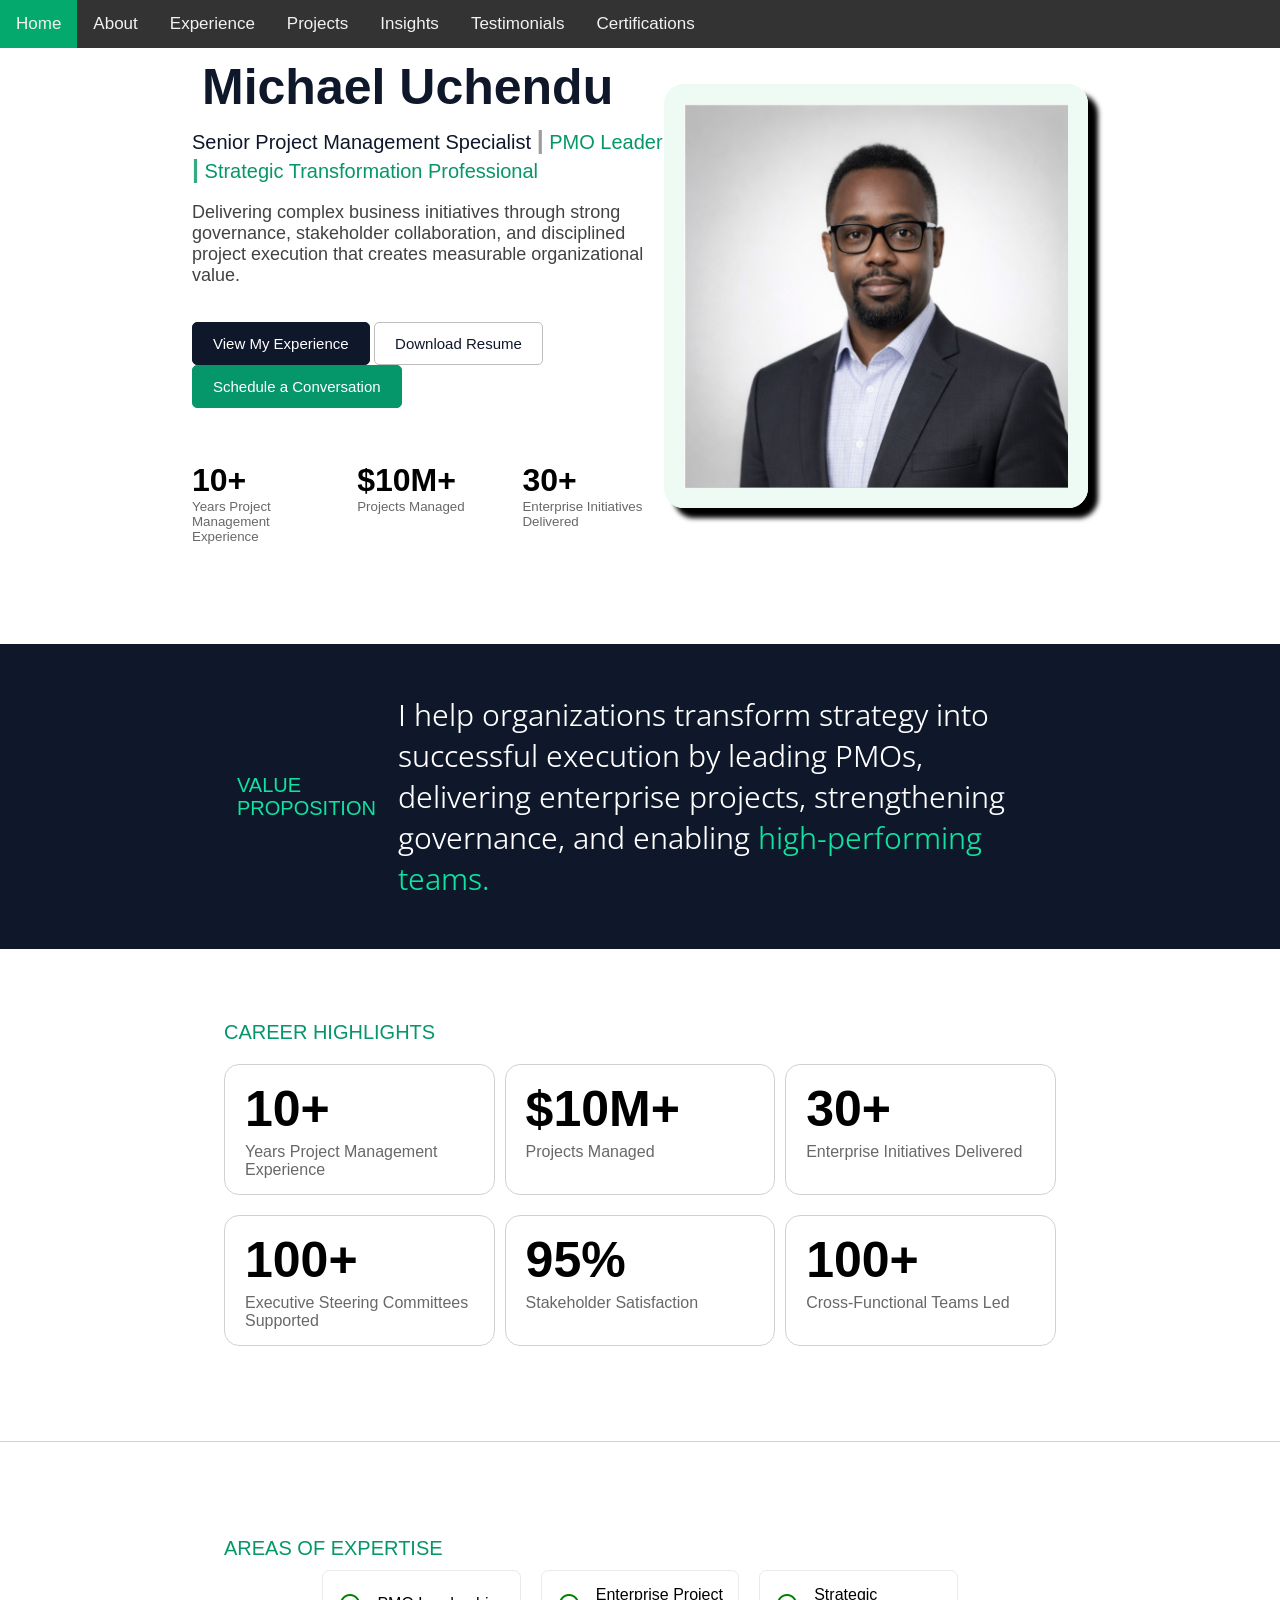
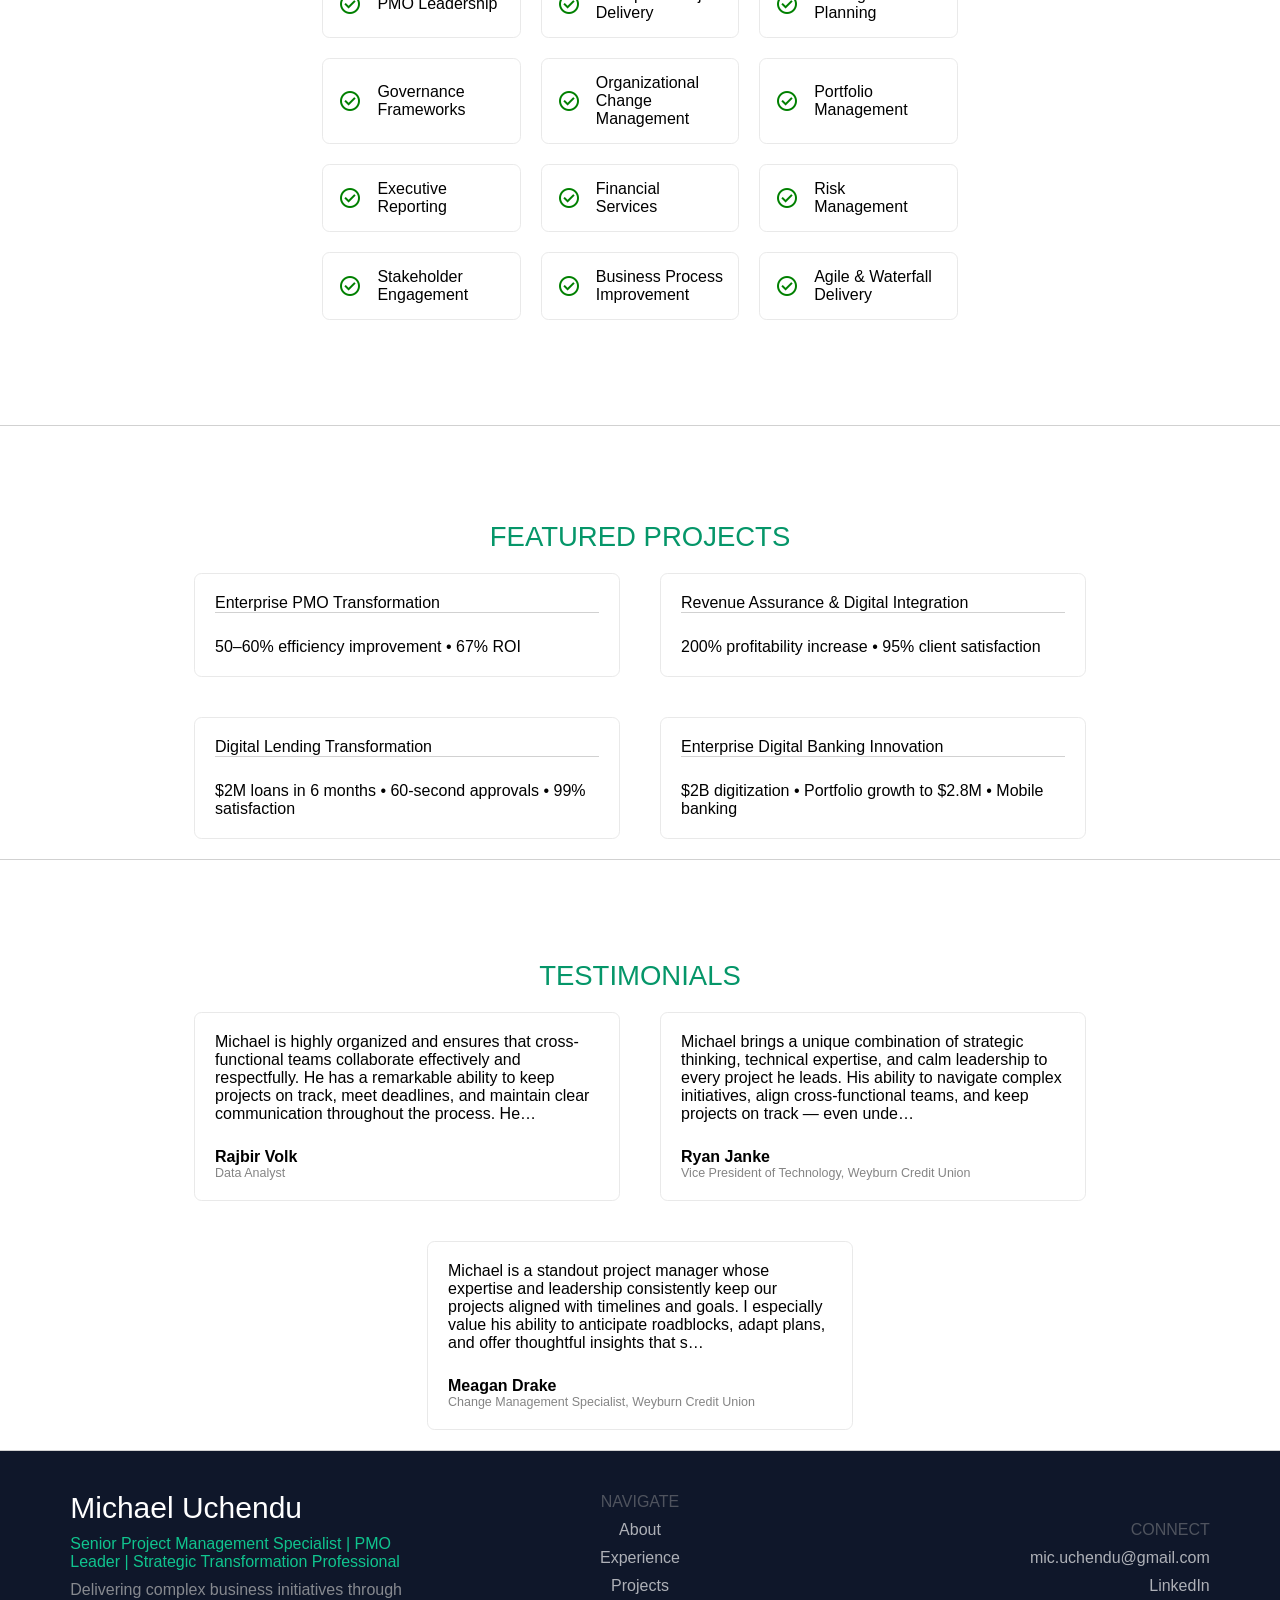
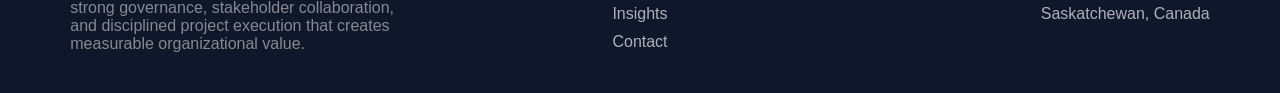
<file: index.html>
<!DOCTYPE html>
<html lang="en">
<head>
    <meta charset="UTF-8">
    <meta name="viewport" content="width=device-width, initial-scale=1.0">
    <title>Michael Uchendu</title>
    <link rel="stylesheet" href="styles.css">

        <link rel="preconnect" href="https://fonts.googleapis.com">
        <link rel="preconnect" href="https://fonts.gstatic.com" crossorigin>
        <link rel="preconnect" href="https://fonts.googleapis.com">
<link rel="preconnect" href="https://fonts.gstatic.com" crossorigin>
<link rel="stylesheet" href="https://fonts.googleapis.com/css2?family=Material+Symbols+Outlined:opsz,wght,FILL,GRAD@20..48,100..700,0..1,-50..200&icon_names=check_circle" />
<link href="https://fonts.googleapis.com/css2?family=Montserrat:ital,wght@0,100..900;1,100..900&family=Open+Sans:ital,wght@0,300..800;1,300..800&display=swap" rel="stylesheet">

</head>
<body>
    <script src="script.js"></script>
    <!-- <header class="header">
       <div style="width:65%; display:flex; justify-content:space-between;">
        <span style="color:rgb(15, 23, 42);"><b>Michael Uchendu</b></span>
        <span class="toReplace" style="color:rgb(5, 150, 105);">Home</span>
        <span class="toReplace">About</span>
        <span class="toReplace">Experience</span>
        <span class="toReplace">Projects</span>
        <span class="toReplace">Insights</span>
        <span class="toReplace">Testimonials</span>
        <span class="toReplace">Certifications</span>
       </div>
    </header> -->

<div class="topnav" id="myTopnav">
  <a href="index.html" class="active">Home</a>
  <a href="about.html">About</a>
  <a href="experience.html">Experience</a>
  <a href="projects.html">Projects</a>
  <a href="insights.html">Insights</a>
  <a href="testimonials.html">Testimonials</a>
  <a href="certifications.html">Certifications</a>
  <!-- <div class="dropdown">
    <button class="dropbtn">Contact 
      <i class="fa fa-caret-down"></i>
    </button>
    <div class="dropdown-content">
      <a href="mailto:mic.uchendu@gmail.com">mic.uchendu@gmail.com</a>
      <a href="https://www.linkedin.com/in/michael-uchendu-pmp%C2%AE-csm-prosci-certified-23919583/">LinkedIn</a>
    </div>
  </div>  -->
  <a href="javascript:void(0);" style="font-size:15px;" class="icon" onclick="myFunction()">&#9776;</a>
</div>

  <!-- <div style="display:flex; justify-content:center; width:100%;"> -->
<div style="width:100%; display:flex; justify-content:center; position: relative; top:0;">
  <div style="display:flex; width:100%; justify-content:center; width:100%; flex-direction:row; flex-wrap:wrap; width:70%;">
    <div id="hero">
       <div>
        <span id="leadS"><b style="color:rgb(5, 150, 105);">•</b> PMO LEADER • STRATEGIC TRANSFORMATION</span>
        <b style="color:rgb(15, 23, 42); font-size:50px; display:block; margin:10px;">Michael Uchendu</b>
        <span style="font-size:20px; color:rgb(5, 150, 105);"><span style="color:rgb(15, 23, 42);">Senior Project Management Specialist </span><b style="color:rgb(158, 158, 158); font-size:25px;">|</b> PMO Leader <b style="font-size:25px; color:rgba(5, 150, 104, 0.808)">|</b> Strategic Transformation Professional</span>
        
        <br><br>

        <span style="color:rgb(66, 66, 66); font-size:18px;">Delivering complex business initiatives through strong governance, stakeholder collaboration, and disciplined project execution that creates measurable organizational value.</span>
        
        <br><br><br>

        <div id="startButtons"><button id="experience">View My Experience</button>
        <button id="resume">Download Resume</button>
        <button id="convo">Schedule a Conversation</button></div>

        <br><br><br>

        <div id="hero0">
        <span style="width:30%; display:flex; flex-direction:column;"><b>10+</b><span style="font-size:smaller; color:rgb(104, 104, 104);">Years Project Management Experience</span></span>
        <span style="width:30%; display:flex; flex-direction:column;"><b>$10M+</b><span style="font-size:smaller; color:rgb(104, 104, 104);">Projects Managed</span></span>
        <span style="width:30%; display:flex; flex-direction:column;"><b>30+</b><span style="font-size:smaller; color:rgb(104, 104, 104);">Enterprise Initiatives Delivered</span></span>
        </div>

        </div>

       <img src="self.png">
   </div>
  </div>
   <!-- </div> -->
</div>


<div id="propo">
   <div>
      <span>
        VALUE PROPOSITION
      </span>
    <p id="ihelp" style="width:80%;">I help organizations transform strategy into successful execution by leading PMOs, delivering enterprise projects, strengthening governance, and enabling <span style="color:rgb(16, 226, 160);">high-performing teams.</span></p>
   </div>
</div>

<br><br><br><br>

<div style="width:100%; display:flex; justify-content:center;">
<div id="CHcont">
    <span style="font-size:20px; width:100%; color:rgb(5, 150, 105);">CAREER HIGHLIGHTS</span>

    <!-- <div class="CHCC"> -->
    <div class="CH" id="CH1"><b>10+</b>Years Project Management Experience</div>
    <div class="CH" id="CH1"><b>$10M+</b>Projects Managed</div>
    <div class="CH" id="CH1"><b>30+</b>Enterprise Initiatives Delivered</div>
    <!-- </div> -->

    <!-- <div class="CHCC"> -->
    <div class="CH" id="CH2"><b>100+</b>Executive Steering Committees Supported</div>
    <div class="CH" id="CH2"><b>95%</b>Stakeholder Satisfaction</div>
    <div class="CH" id="CH2"><b>100+</b>Cross-Functional Teams Led</div>
    <!-- </div> -->

</div>

</div>


<div style="width:100%; display:flex; flex-direction:column; align-items:center; border-top:1px solid rgba(189, 189, 189, 0.685); border-bottom:1px solid rgba(189, 189, 189, 0.685); margin-top:95px; padding-top:95px; margin-bottom:95px; padding-bottom:95px;">
<div id="EPcont">
<span style="font-size:20px; width:100%; color:rgb(5, 150, 105);">AREAS OF EXPERTISE</span>
<!-- <div> -->
<div style="text-align:left;"><span class="material-symbols-outlined">check_circle</span>PMO Leadership</div>
<div style="text-align:left;"><span class="material-symbols-outlined">check_circle</span>Enterprise Project Delivery</div>
<div style="text-align:left;"><span class="material-symbols-outlined">check_circle</span>Strategic Planning</div>
<div style="text-align:left;"><span class="material-symbols-outlined">check_circle</span>Governance Frameworks</div>
<!-- </div> -->

<!-- <div> -->
<div style="text-align:left;"><span class="material-symbols-outlined">check_circle</span>Organizational Change Management</div>
<div style="text-align:left;"><span class="material-symbols-outlined">check_circle</span>Portfolio Management</div>
<div style="text-align:left;"><span class="material-symbols-outlined">check_circle</span>Executive Reporting</div>
<div style="text-align:left;"><span class="material-symbols-outlined">check_circle</span>Financial Services</div>
<!-- </div> -->

<!-- <div> -->
<div style="text-align:left;"><span class="material-symbols-outlined">check_circle</span>Risk Management</div>
<div style="text-align:left;"><span class="material-symbols-outlined">check_circle</span>Stakeholder Engagement</div>
<div style="text-align:left;"><span class="material-symbols-outlined">check_circle</span>Business Process Improvement</div>
<div style="text-align:left;"><span class="material-symbols-outlined">check_circle</span>Agile & Waterfall Delivery</div>
<!-- </div> -->

</div>
</div>

<div style="width:100%; display:flex; justify-content:center;"><span style="font-size:27.5px; width:100%; text-align:center; color:rgb(5, 150, 105);">FEATURED PROJECTS</span></div>
<div style="display:flex; justify-content:center; border-bottom:1px solid rgba(189, 189, 189, 0.685); flex-wrap:wrap; width:100%; justify-content:center; margin-bottom:100px;">


    <a href="" class="FP"><div style="border-bottom:1px solid rgba(189, 189, 189, 0.685); margin-bottom: 25px;">Enterprise PMO Transformation</div>50–60% efficiency improvement • 67% ROI</a>
    <a href="" class="FP"><div style="border-bottom:1px solid rgba(189, 189, 189, 0.685); margin-bottom: 25px;">Revenue Assurance & Digital Integration</div>200% profitability increase • 95% client satisfaction</a>
    <a href="" class="FP"><div style="border-bottom:1px solid rgba(189, 189, 189, 0.685); margin-bottom: 25px;">Digital Lending Transformation</div>$2M loans in 6 months • 60-second approvals • 99% satisfaction</a>
    <a href="" class="FP"><div style="border-bottom:1px solid rgba(189, 189, 189, 0.685); margin-bottom: 25px;">Enterprise Digital Banking Innovation</div>$2B digitization • Portfolio growth to $2.8M • Mobile banking</a>

</div>


<div style="width:100%; display:flex; justify-content:center;"><span style="font-size:27.5px; width:100%; text-align:center; color:rgb(5, 150, 105);">TESTIMONIALS</span></div>
<div style="display:flex; justify-content:center; border-bottom:1px solid rgba(189, 189, 189, 0.685); flex-wrap:wrap; width:100%; justify-content:center;">
    <a href="" class="FP" id="TM"><div style="margin-bottom: 25px;">Michael is highly organized and ensures that cross-functional teams collaborate effectively and respectfully. He has a remarkable ability to keep projects on track, meet deadlines, and maintain clear communication throughout the process. He…</div><span style="font-weight:600;">Rajbir Volk</span><span style="font-size:12.5px; color:rgba(99, 99, 99, 0.788);">Data Analyst</span></a>
    <a href="" class="FP" id="TM"><div style="margin-bottom: 25px;">Michael brings a unique combination of strategic thinking, technical expertise, and calm leadership to every project he leads. His ability to navigate complex initiatives, align cross-functional teams, and keep projects on track — even unde…</div><span style="font-weight:600;">Ryan Janke</span><span style="font-size:12.5px; color:rgba(99, 99, 99, 0.788);">Vice President of Technology, Weyburn Credit Union</span></a>
    <a href="" class="FP" id="TM"><div style="margin-bottom: 25px;">Michael is a standout project manager whose expertise and leadership consistently keep our projects aligned with timelines and goals. I especially value his ability to anticipate roadblocks, adapt plans, and offer thoughtful insights that s…</div><span style="font-weight:600;">Meagan Drake</span><span style="font-size:12.5px; color:rgba(99, 99, 99, 0.788);">Change Management Specialist, Weyburn Credit Union</span></a>

</div>

<div id="end" style="width:auto;">

<div id="end1">
   <span style="color:white; font-size:30px;">Michael Uchendu</span>
   <span style="color:rgba(16, 226, 159, 0.856);">Senior Project Management Specialist | PMO Leader | Strategic Transformation Professional</span>
   <span style="color:rgba(189, 189, 189, 0.685);">Delivering complex business initiatives through strong governance, stakeholder collaboration, and disciplined project execution that creates measurable organizational value.</span>
</div>

<div id="end2">
   <span style="color:rgba(160, 160, 160, 0.445)">NAVIGATE</span>
   <a style="color:rgba(255, 255, 255, 0.664); text-decoration:none;" href="about.html">About</a>
   <a style="color:rgba(255, 255, 255, 0.664); text-decoration:none;" href="experience.html">Experience</a>
   <a style="color:rgba(255, 255, 255, 0.664); text-decoration:none;" href="projects.html">Projects</a>
   <a style="color:rgba(255, 255, 255, 0.664); text-decoration:none;" href="insights.html">Insights</a>
   <a style="color:rgba(255, 255, 255, 0.664); text-decoration:none;" href="">Contact</a>
</div>

<div id="end3">
   <span style="color:rgba(160, 160, 160, 0.445)">CONNECT</span>
   <a style="color:rgba(255, 255, 255, 0.664); text-decoration:none;" href="mailto:mic.uchendu@gmail.com">mic.uchendu@gmail.com</a>
   <a style="color:rgba(255, 255, 255, 0.664); text-decoration:none;" href="https://www.linkedin.com/in/michael-uchendu-pmp%C2%AE-csm-prosci-certified-23919583/" target="_blank">LinkedIn</a>
   <span style="color:rgba(255, 255, 255, 0.664); text-decoration:none;">Saskatchewan, Canada</span>

</div>

</div>

</body>
</html>
</file>
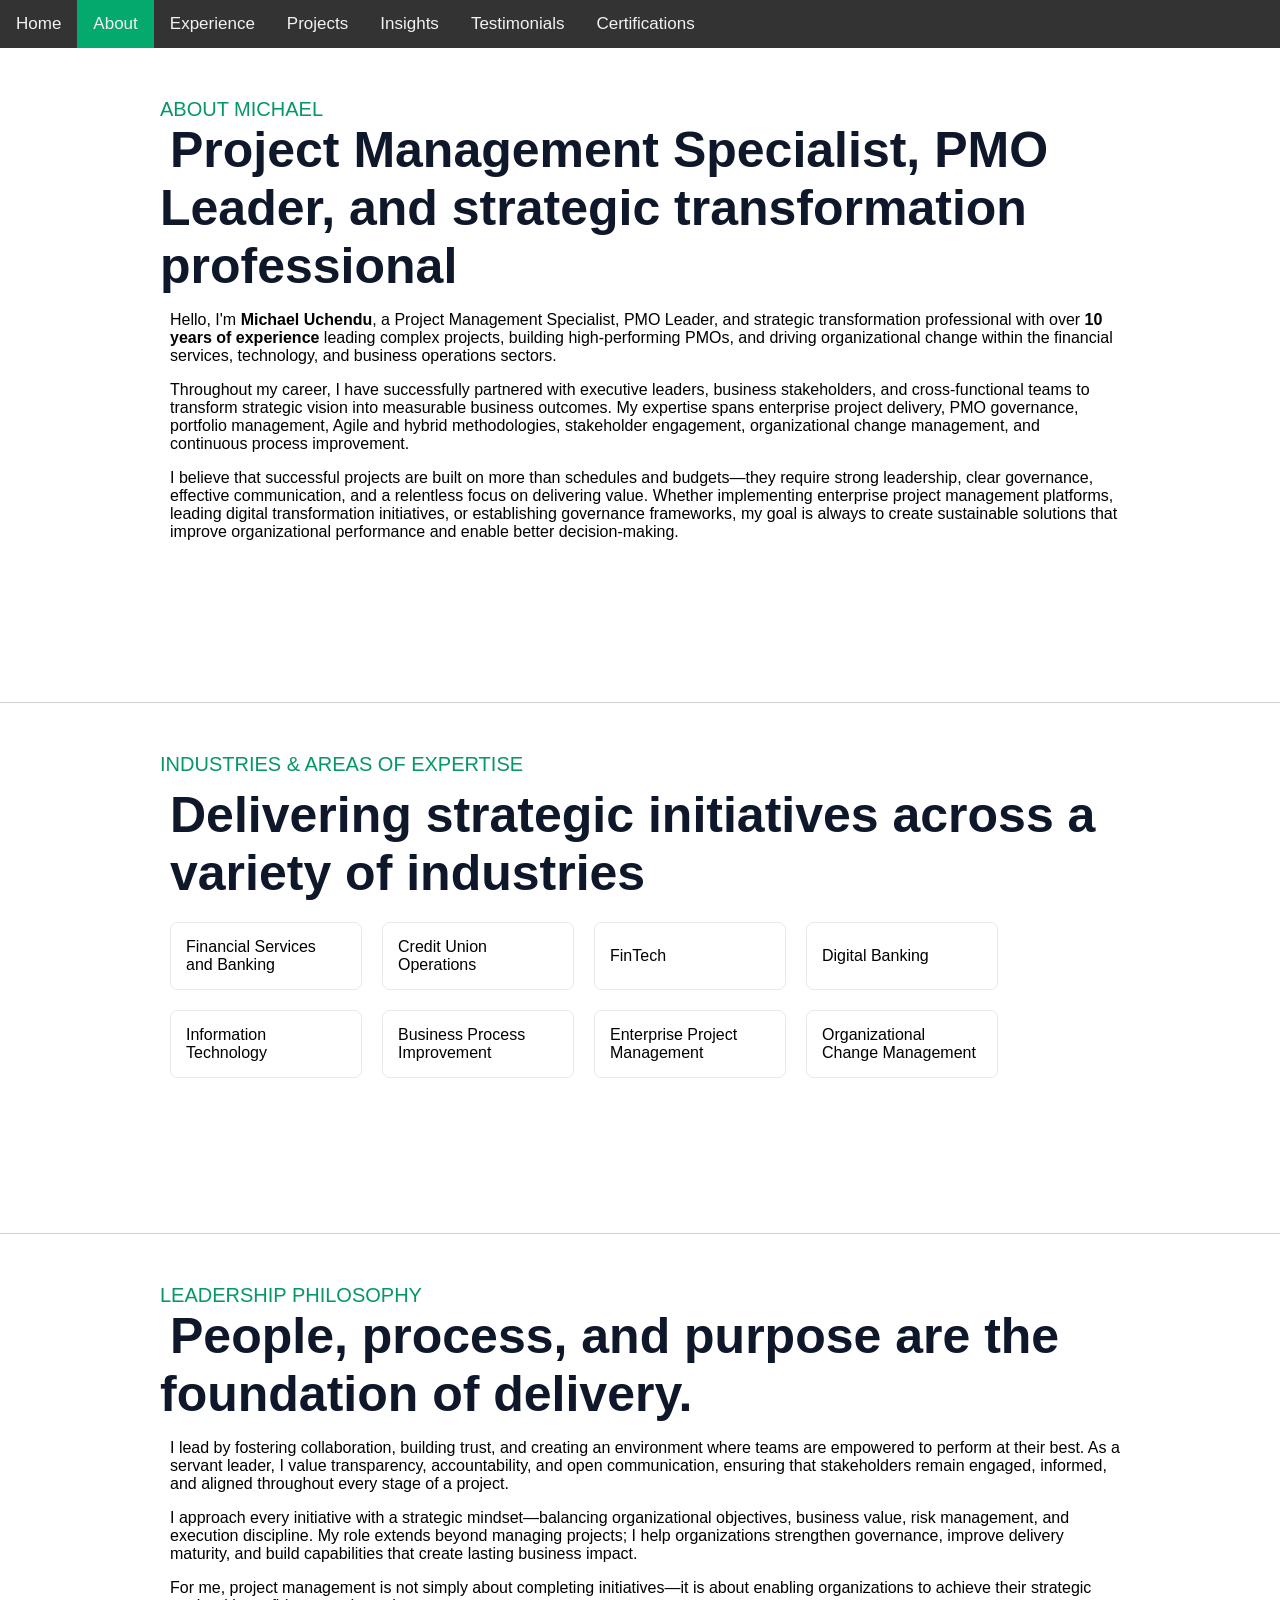
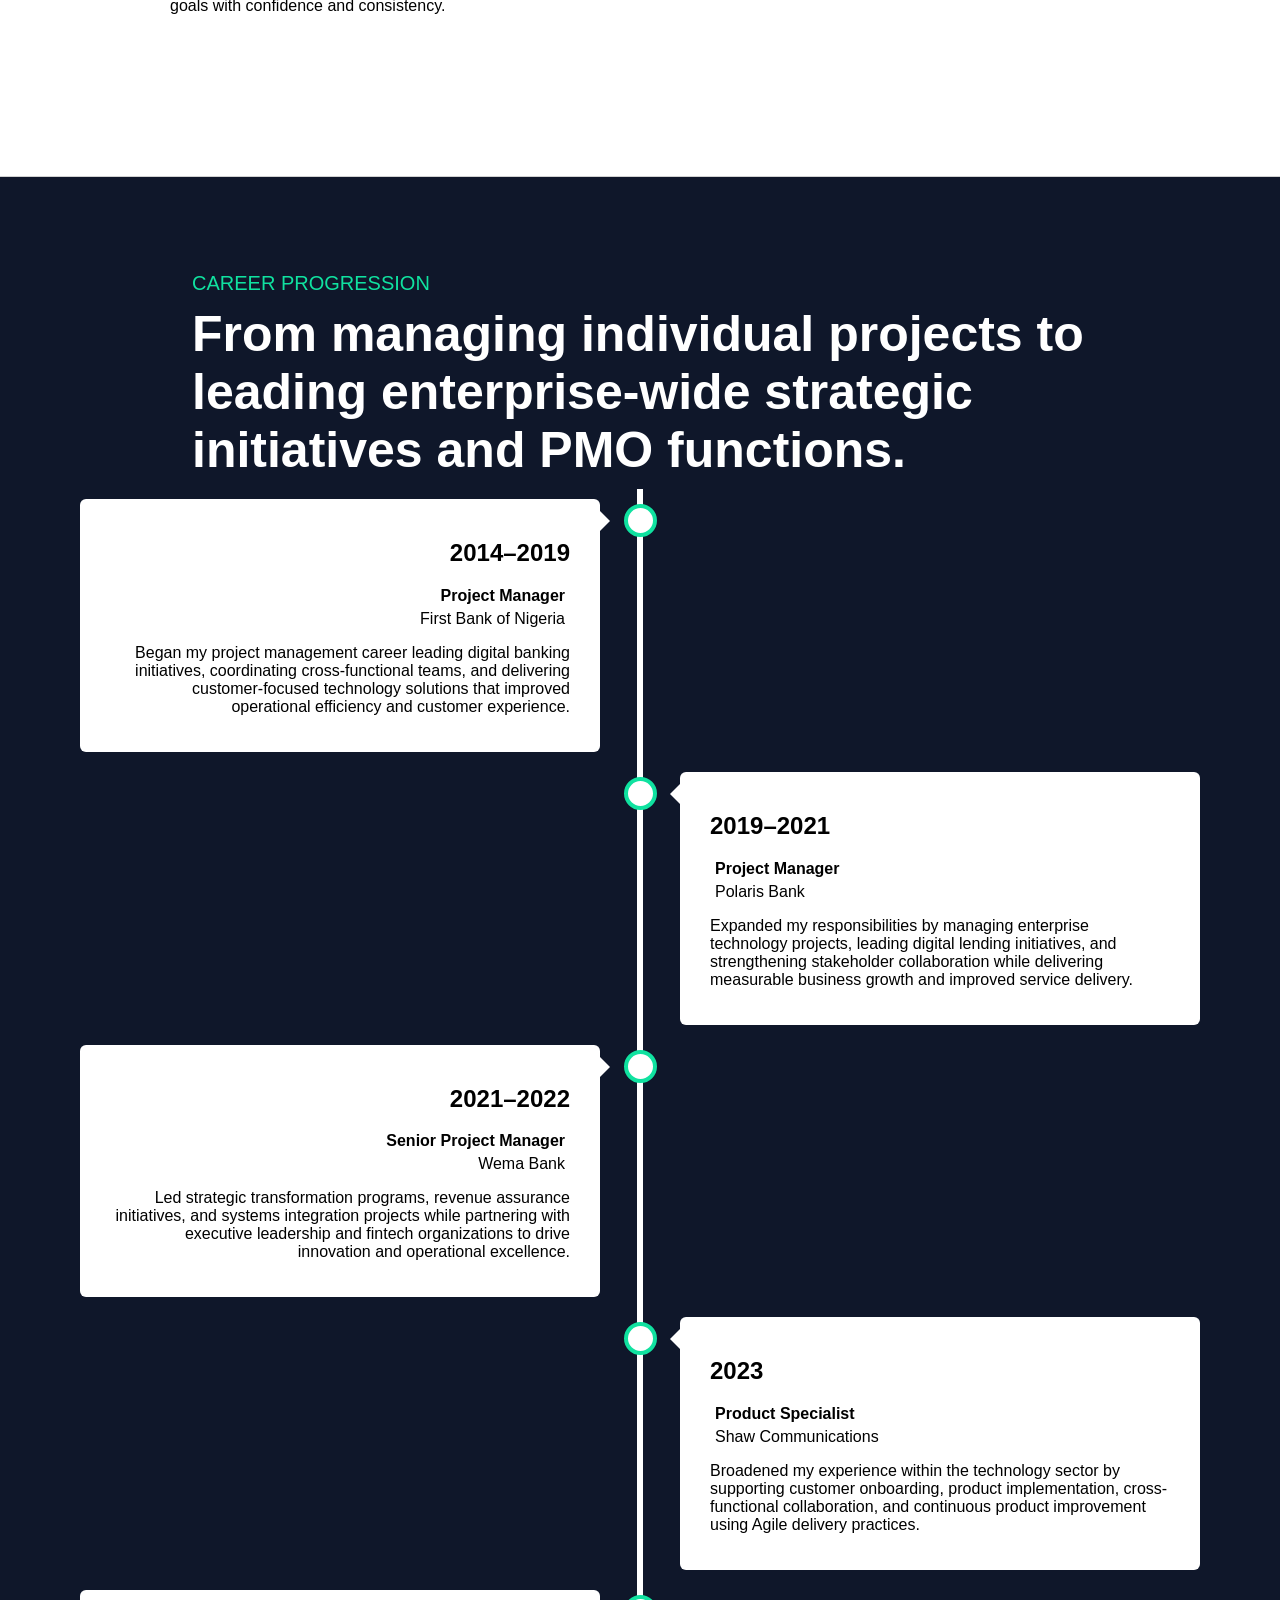
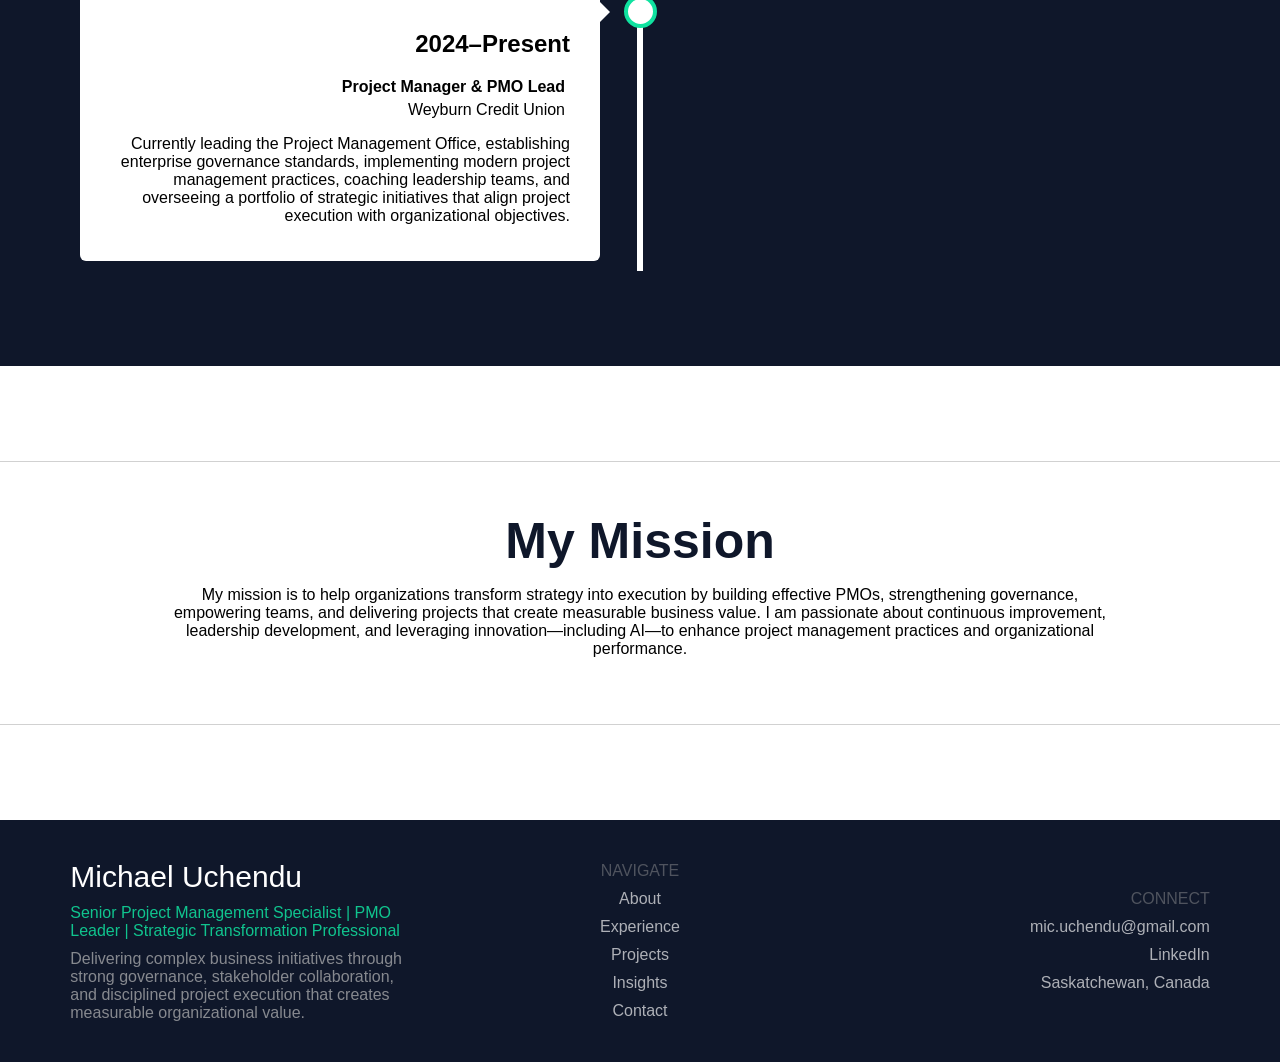
<file: about.html>
<!DOCTYPE html>
<html lang="en">
<head>
    <meta charset="UTF-8">
    <meta name="viewport" content="width=device-width, initial-scale=1.0">
    <title>About Michael</title>
        <link rel="stylesheet" href="styles.css">

        <link rel="preconnect" href="https://fonts.googleapis.com">
        <link rel="preconnect" href="https://fonts.gstatic.com" crossorigin>
        <link rel="preconnect" href="https://fonts.googleapis.com">
<link rel="preconnect" href="https://fonts.gstatic.com" crossorigin>
<link rel="stylesheet" href="https://fonts.googleapis.com/css2?family=Material+Symbols+Outlined:opsz,wght,FILL,GRAD@20..48,100..700,0..1,-50..200&icon_names=check_circle" />
<link href="https://fonts.googleapis.com/css2?family=Montserrat:ital,wght@0,100..900;1,100..900&family=Open+Sans:ital,wght@0,300..800;1,300..800&display=swap" rel="stylesheet">

<style>
.mission{
    width:55%;
}
    * {
  box-sizing: border-box;
}
@media (max-width:850px){
    @media (max-width:850px){
    *{
      text-align:center;
    }
    #IE > div{
      text-align: left;
    }
    #aboutPC{
      width:95%;
      margin-left:0;
      margin-right:0;
    }
    .abbSpec{
      width:100%;
    }
    
}
}
</style>

</head>



<body>
    <script src="script.js"></script>
    <div class="topnav" id="myTopnav">
  <a href="index.html">Home</a>
  <a href="about.html" class="active">About</a>
  <a href="experience.html">Experience</a>
  <a href="projects.html">Projects</a>
  <a href="insights.html">Insights</a>
  <a href="testimonials.html">Testimonials</a>
  <a href="certifications.html">Certifications</a>
  <!-- <div class="dropdown">
    <button class="dropbtn">Contact 
      <i class="fa fa-caret-down"></i>
    </button>
    <div class="dropdown-content">
      <a href="mailto:mic.uchendu@gmail.com">mic.uchendu@gmail.com</a>
      <a href="https://www.linkedin.com/in/michael-uchendu-pmp%C2%AE-csm-prosci-certified-23919583/">LinkedIn</a>
    </div>
  </div>  -->
  <a href="javascript:void(0);" style="font-size:15px;" class="icon" onclick="myFunction()">&#9776;</a>
</div>

<div style="display:flex; justify-content:center; border-bottom:1px solid rgba(189, 189, 189, 0.685);">
    <div id="aboutPC">
    <span style="font-size:20px; width:100%; color:rgb(5, 150, 105);" class="aboutGT">ABOUT MICHAEL</span>
    <b style="color:rgb(15, 23, 42); margin-left:10px;" class="aBB">Project Management Specialist, PMO Leader, and strategic transformation professional</b>

    <p style="margin-left:10px;">Hello, I'm <b>Michael Uchendu</b>, a Project Management Specialist, PMO Leader, and strategic transformation professional with over <b>10 years of experience</b> leading complex projects, building high-performing PMOs, and driving organizational change within the financial services, technology, and business operations sectors.</p>
    <p style="margin-left:10px;">Throughout my career, I have successfully partnered with executive leaders, business stakeholders, and cross-functional teams to transform strategic vision into measurable business outcomes. My expertise spans enterprise project delivery, PMO governance, portfolio management, Agile and hybrid methodologies, stakeholder engagement, organizational change management, and continuous process improvement.</p>
    <p style="margin-left:10px;">I believe that successful projects are built on more than schedules and budgets—they require strong leadership, clear governance, effective communication, and a relentless focus on delivering value. Whether implementing enterprise project management platforms, leading digital transformation initiatives, or establishing governance frameworks, my goal is always to create sustainable solutions that improve organizational performance and enable better decision-making.</p>
    </div>
</div>

<div style="display:flex; justify-content:center; border-bottom:1px solid rgba(189, 189, 189, 0.685);">
    <div id="IE">
        <span style="font-size:20px; width:100%; color: rgb(5, 150, 105);" class="aboutGT">INDUSTRIES & AREAS OF EXPERTISE</span>
        <b style="color:rgb(15, 23, 42); margin:10px;" class="aBB">Delivering strategic initiatives across a variety of industries</b>

        <div>Financial Services and Banking</div>
        <div>Credit Union Operations</div>
        <div>FinTech</div>
        <div>Digital Banking</div>
        <div>Information Technology</div>
        <div>Business Process Improvement</div>
        <div>Enterprise Project Management</div>
        <div>Organizational Change Management</div>
    </div>
</div>

<div style="display:flex; justify-content:center; border-bottom:1px solid rgba(189, 189, 189, 0.685);">
    <div id="aboutPC">
    <span style="font-size:20px; width:100%; color:rgb(5, 150, 105);" class="aboutGT">LEADERSHIP PHILOSOPHY</span>
    <b style="color:rgb(15, 23, 42); margin-left:10px;" class="aBB">People, process, and purpose are the foundation of delivery.</b>

    <!-- <p style="margin-left:10px;">My leadership philosophy is grounded in the belief that <b>people, process, and purpose</b> are the foundation of successful project delivery.</p> -->
    <p style="margin-left:10px;">I lead by fostering collaboration, building trust, and creating an environment where teams are empowered to perform at their best. As a servant leader, I value transparency, accountability, and open communication, ensuring that stakeholders remain engaged, informed, and aligned throughout every stage of a project.</p>
    <p style="margin-left:10px;">I approach every initiative with a strategic mindset—balancing organizational objectives, business value, risk management, and execution discipline. My role extends beyond managing projects; I help organizations strengthen governance, improve delivery maturity, and build capabilities that create lasting business impact.</p>
    <p style="margin-left:10px;">For me, project management is not simply about completing initiatives—it is about enabling organizations to achieve their strategic goals with confidence and consistency.</p>
    </div>
</div>

<div id="timelineC">

    <div style="display:flex;justify-content:center; flex-direction:column; align-items:center;">
    <span style="font-size:20px; width:70%; color:rgb(16, 226, 160);" class="aboutGT">CAREER PROGRESSION</span>
    <b style="color:rgb(255, 255, 255); margin:10px; width:70%;" class="aBB">From managing individual projects to leading enterprise-wide strategic initiatives and PMO functions.</b>
    </div>

    <div class="timeline">
  <div class="container left">
    <div class="content">
      <h2>2014–2019</h2>
      <span style="font-weight:550;">Project Manager</span>
      <span>First Bank of Nigeria</span>
      <p>Began my project management career leading digital banking initiatives, coordinating cross-functional teams, and delivering customer-focused technology solutions that improved operational efficiency and customer experience.</p>
    </div>
  </div>
  <div class="container right">
    <div class="content">
      <h2>2019–2021</h2>
      <span style="font-weight:550;">Project Manager</span>
      <span>Polaris Bank </span>
      <p>Expanded my responsibilities by managing enterprise technology projects, leading digital lending initiatives, and strengthening stakeholder collaboration while delivering measurable business growth and improved service delivery.</p>
    </div>
  </div>
  <div class="container left">
    <div class="content">
      <h2>2021–2022</h2>
      <span style="font-weight:550;">Senior Project Manager</span>
      <span>Wema Bank</span>
      <p>Led strategic transformation programs, revenue assurance initiatives, and systems integration projects while partnering with executive leadership and fintech organizations to drive innovation and operational excellence.</p>
    </div>
  </div>
  <div class="container right">
    <div class="content">
      <h2>2023</h2>
      <span style="font-weight:550;">Product Specialist</span>
      <span>Shaw Communications </span>
      <p>Broadened my experience within the technology sector by supporting customer onboarding, product implementation, cross-functional collaboration, and continuous product improvement using Agile delivery practices.</p>
    </div>
  </div>
  <div class="container left">
    <div class="content">
      <h2>2024–Present</h2>
      <span style="font-weight:550;">Project Manager & PMO Lead</span>
      <span>Weyburn Credit Union </span>
      <p>Currently leading the Project Management Office, establishing enterprise governance standards, implementing modern project management practices, coaching leadership teams, and overseeing a portfolio of strategic initiatives that align project execution with organizational objectives.</p>
    </div>
  </div>
</div>

</div>


<div style="display:flex; justify-content:center; border-bottom:1px solid rgba(189, 189, 189, 0.685); border-top: 1px solid rgba(189, 189, 189, 0.685); margin-top:95px; margin-bottom:95px;">
    <div id="aboutPC" class="mission" style="text-align:center; padding:0;">
    <b style="color:rgb(15, 23, 42); display:block;" class="aBBspec">My Mission</b>

    <p>My mission is to help organizations transform strategy into execution by building effective PMOs, strengthening governance, empowering teams, and delivering projects that create measurable business value. I am passionate about continuous improvement, leadership development, and leveraging innovation—including AI—to enhance project management practices and organizational performance.</p>

    </div>
</div>


<!--END-->
<div id="end" style="width:auto;">

<div id="end1">
   <span style="color:white; font-size:30px;">Michael Uchendu</span>
   <span style="color:rgba(16, 226, 159, 0.856);">Senior Project Management Specialist | PMO Leader | Strategic Transformation Professional</span>
   <span style="color:rgba(189, 189, 189, 0.685);">Delivering complex business initiatives through strong governance, stakeholder collaboration, and disciplined project execution that creates measurable organizational value.</span>
</div>

<div id="end2">
   <span style="color:rgba(160, 160, 160, 0.445)">NAVIGATE</span>
   <a style="color:rgba(255, 255, 255, 0.664); text-decoration:none;" href="about.html">About</a>
   <a style="color:rgba(255, 255, 255, 0.664); text-decoration:none;" href="experience.html">Experience</a>
   <a style="color:rgba(255, 255, 255, 0.664); text-decoration:none;" href="projects.html">Projects</a>
   <a style="color:rgba(255, 255, 255, 0.664); text-decoration:none;" href="insights.html">Insights</a>
   <a style="color:rgba(255, 255, 255, 0.664); text-decoration:none;" href="">Contact</a>
</div>

<div id="end3">
   <span style="color:rgba(160, 160, 160, 0.445)">CONNECT</span>
   <a style="color:rgba(255, 255, 255, 0.664); text-decoration:none;" href="mailto:mic.uchendu@gmail.com">mic.uchendu@gmail.com</a>
   <a style="color:rgba(255, 255, 255, 0.664); text-decoration:none;" href="https://www.linkedin.com/in/michael-uchendu-pmp%C2%AE-csm-prosci-certified-23919583/" target="_blank">LinkedIn</a>
   <span style="color:rgba(255, 255, 255, 0.664); text-decoration:none;">Saskatchewan, Canada</span>

</div>

</div>
</body>
</html>
</file>
<file: styles.css>
body{
    margin:0;
    padding:0;
    font-family: "Roboto", sans-serif;
    font-optical-sizing: auto;
    font-weight: 350;
    font-style: normal;
    font-variation-settings:"wdth" 100;
    width:100%;
    overflow-x:hidden;
}

header{
    display:flex;
    justify-content:center;
    color:grey;
    padding:30px;
    font-size:95%;
    margin-bottom:65px;
    position:sticky;
    top:0;
    background-color:rgba(255, 255, 255, 0.911);
    border-bottom: 1px solid rgb(15, 23, 42);
    backdrop-filter:blur(20px);
}
#hero{
    display:flex;
    flex-direction:row;
    justify-content:space-evenly;
    text-align:left;
    align-items:center;
}
#startButtons > button{
    padding:12px;
    padding-left:20px;
    padding-right:20px;
    font-size:15px;
}

#resume{
    background-color:white;
    color:rgb(15, 23, 42);
    border:1.75px solid rgb(189, 189, 189);
    border-radius: 5px;
}

#experience{
    background-color:rgb(15, 23, 42);
    color:white;
    border-radius: 5px;
    border:1.75px solid rgb(15, 23, 42);
}

#experience:hover{
    background-color:rgb(23, 36, 66);
    border: 1.75px solid rgb(23, 36, 66);
}

#convo{
    background-color:rgb(5, 150, 105);
    color:white;
    border-radius:5px;
    border:1.75px solid rgb(5, 150, 105);
}

#convo:hover{
    background-color:rgb(4, 120, 87);
    border:1.75px solid rgb(4, 120, 87);
}

.material-symbols-outlined {
  font-variation-settings:
  'FILL' 0,
  'wght' 400,
  'GRAD' 0,
  'opsz' 24
}

#propo{
    background-color:rgb(15, 23, 42);
    color:white;
    display:flex;
    justify-content:center;
    align-items:center;
    font-size:30px;
    padding:20px;
    display:flex; 
    justify-content:center;
    margin-top:100px;
    flex-wrap:wrap;
}

#CHcont{
    width:65%;
    display:flex;
    flex-direction:row;
    flex-wrap:wrap;
    justify-content:space-between;
}

.CH{
    padding:15px;
    border:0.5px solid rgba(189, 189, 189, 0.685);
    display:flex;
    flex-direction:column;
    width:27.5%;
    border-radius:15px;
    padding-left:20px;
    padding-right:20px;
    color:rgb(104, 104, 104);
}

.CHCC{
    display:flex;
    flex-direction:row;
    justify-content:space-evenly;
}

.CH > b{
    font-size:50px;
    margin-bottom:5px;
    color:black;
}

#CH1{
    margin-top:20px;
    margin-bottom:20px;
}

.CH:hover{
    border:0.5px solid rgb(16, 226, 160);
    box-shadow: 0px 2px 5px rgba(59, 59, 59, 0.315);
}

#EPcont{
    text-align:left;
    display:flex;
    justify-content:center;
    flex-direction:row;
    flex-wrap:wrap;
    width:65%;
}

#EPcont > div{
    padding:15px;
    margin:10px;
    border:0.5px solid rgba(223, 223, 223, 0.685);
    display:flex;
    flex-direction:row;
    width:20%;
    border-radius:7.5px;
    align-items:center;
    word-wrap:break-word;
    position:relative;
    z-index:0;
}

.material-symbols-outlined {
  font-variation-settings:
  'FILL' 0,
  'wght' 200,
  'GRAD' 0,
  'opsz' 24
}

#EPcont > div > span{
    color:green;
    display:flex;
    justify-content:center;
    align-items:center;
    margin-right:15px;
}

#EPcont > div:hover{
    border:0.5px solid rgb(16, 226, 160);
    animation-name:myAnimation;
    animation-duration: 0.25s;
    top:-2px;
    
    /* box-shadow: 0px 4px 5px rgba(12, 168, 119, 0.315); */
}

@keyframes myAnimation {
    0% {top:0px;}
    100% {top:-2px;}
}

::selection{
    background-color:rgba(16, 226, 159, 0.219);
    color:rgb(15, 23, 42);
}

::-moz-selection{
    background-color:rgba(16, 226, 159, 0.219);
    color:rgb(15, 23, 42);  
}

#ihelp{
    font-family: "Open Sans", sans-serif;
    font-optical-sizing: auto;
    font-weight: 350;
    font-style: normal;
    font-variation-settings:"wdth" 100;
}

.FP{
    display:flex;
    flex-direction:column;
    text-decoration:none;
    color:black;
    border:0.5px solid rgba(223, 223, 223, 0.685);
    padding:20px;
    margin:20px;
    width:60%;
    width:30%;
    border-radius:7.5px;
}

#end{
    background-color:rgb(15, 23, 42);
    padding:35px;
    display:flex;
    flex-wrap:wrap;
    width:100%;
    justify-content:space-evenly;
    align-items:center;
}

#end > div{
    display:flex;
    flex-direction:column;
    width:30%;
}

.material-symbols-outlined {
  font-variation-settings:
  'FILL' 0,
  'wght' 400,
  'GRAD' 0,
  'opsz' 24
}

#end > div > a, #end > div > span{
    margin:5px;
}

body{
    flex-wrap:nowrap;
}

#leadS{
    border:1px solid rgb(189, 189, 189);
    border-radius:50px;
    padding:7px;
    font-size:15px;
    width:fit-content;
}

.FP:hover{
    border:0.5px solid rgb(16, 226, 160);
    box-shadow: 0px 2px 5px rgba(59, 59, 59, 0.315);
}

#hero0{
    display:flex;
    flex-direction:row;
    justify-content:space-between;
    width:100%;
    
}

.topnav {
  overflow: hidden;
  background-color: #333;
  position:sticky;
  top:0;
}

#myTopnav{
    position:sticky;
    top:0;
    z-index:1;
}

.topnav a {
  float: left;
  display: block;
  color: #f2f2f2;
  text-align: center;
  padding: 14px 16px;
  text-decoration: none;
  font-size: 17px;
}

.active {
  background-color: #04AA6D;
  color: white;
}

.topnav .icon {
  display: none;
}

.dropdown {
  float: left;
  overflow: hidden;
}

.dropdown .dropbtn {
  font-size: 17px;    
  border: none;
  outline: none;
  color: white;
  padding: 14px 16px;
  background-color: inherit;
  font-family: inherit;
  margin: 0;
}

.dropdown-content {
  display: none;
  position: absolute;
  background-color: #f9f9f9;
  min-width: 160px;
  box-shadow: 0px 8px 16px 0px rgba(0,0,0,0.2);
  z-index: 1;
}

.dropdown-content a {
  float: none;
  color: black;
  padding: 12px 16px;
  text-decoration: none;
  display: block;
  text-align: left;
}

.topnav a:hover, .dropdown:hover .dropbtn {
  background-color: #555;
  color: white;
}

.dropdown-content a:hover {
  background-color: #ddd;
  color: black;
}

.dropdown:hover .dropdown-content {
  display: block;
}

#hero0 > span > b{
    font-size:32px;
}

#hero > img{
    width:30vw;
    height:30vw;
    border-radius:20px;
    border:20px solid rgb(238, 251, 245);
    box-shadow: 10px 10px 5px;
}

#propo > div{
    width:65%;
    display:flex;
    flex-direction:row;
    flex-wrap:wrap;
    align-items:center;
}

#propo > div > span{
    font-size:20px;
    width:20%;
    color:rgb(16, 226, 160);
}

#end1{text-align:left;}
#end2{text-align:center;}
#end3{text-align:right;}

@media screen and (max-width: 796px) {
  .topnav a:not(:first-child), .dropdown .dropbtn {
    display: none;
  }
  .topnav a.icon {
    float: right;
    display: block;
  }
}

@media screen and (max-width: 796px) {
  .topnav.responsive {position: relative;}
  .topnav.responsive .icon {
    position: absolute;
    right: 0;
    top: 0;
  }
  .topnav.responsive a {
    float: none;
    display: block;
    text-align: left;
  }
  .topnav.responsive .dropdown {float: none;}
  .topnav.responsive .dropdown-content {position: relative;}
  .topnav.responsive .dropdown .dropbtn {
    display: block;
    width: 100%;
    text-align: left;
  }
}

@media (max-width:958px) {
    #hero{
        flex-direction:column;
        text-align:center;
    }
    .toReplace{
        display:none;
    }
    #hero0{
        width:100%;
    }
}

@media (max-width:487px){
    #leadS{
        border:0px solid black;
    }
}

@media (max-width:425px){
    #hero0 > span > b{
        font-size:25px;
    }
    #hero > img{
        width:40vw;
        height:40vw;
        border:10px solid rgb(238, 251, 245);
    }
}

@media (max-width:1510px){
    #leadS{
        display:none;
    }
}

@media (max-width:1200px){
    #propo > div{
        width:100%;
    }
}

@media (max-width:796px){
     #propo > div{
        text-align:center;
        flex-direction:column;
     }
     #ihelp{font-size:20px;}

     #propo > div > span{
        width:100%;
     }
}

@media (max-width:1107px){#CHcont{width:100%;}}
/* @media (max-width:) */
@media (max-width:719px){
    #CH1{margin:10px;;}
    #CH2{margin:10px;;}
    #CHcont{justify-content:center;}
}
@media(max-width:525px){
    .CH > b{font-size:30px;}
    #CHcont{text-align:center;}
    .CH{align-items:center; justify-content:center;}
}

@media (max-width:1060px){
    #EPcont{
        width:100%;
        text-align:center;
        justify-content:center;
        align-items:center;
    }
}
@media (max-width:680px){
    #EPcont > div{
        width:40%;
        margin:5px;
    }
}

@media (max-width:424px){
    .FP{
        margin:5px;
        font-size:small;
    }
}

@media (max-width:688px){
    #TM{
        margin:5px;
        width:100%;
        font-size:medium;
    }
}

@media (max-width:880px){
    #end{
        padding:10px;
        flex-direction:column;
    }
    #end >div{
        width:100%;
        text-align:center;
        border-bottom:1px solid rgba(255, 255, 255, 0.151);
        padding-bottom:20px;
        padding-top:20px;
    }
}

@media (max-width:419px){
    #EPcont > div{width:100%;}
}




/* ABOUT */



#aboutPC{
    width:75%;
    margin:50px;
    padding-bottom:95px;
}

#IE{
    margin:50px;
    width:75%;
    display:flex;
    flex-wrap:wrap;
    padding-bottom:95px;
}

#IE > div{
    margin-left:10px;
    padding:15px;
    margin:10px;
    border:0.5px solid rgba(223, 223, 223, 0.685);
    display:flex;
    flex-direction:row;
    width:20%;
    border-radius:7.5px;
    align-items:center;
    word-wrap:break-word;
    /* position:relative;
    z-index:0; */
}

#IE >div:hover{
    animation-name:IEchange;
    animation-duration:0.25s;
    border:1.75px solid rgb(16, 226, 160);
}
.aboutGT{
    display:block;
}

@keyframes IEchange {
    0% {border: 0.5px solid rgba(223, 223, 223, 0.685)}
    100% {border:1.75px solid rgb(16, 226, 160)}
}

.aBB, .aBBspec{
    font-size:50px;
}

@media (max-width:850px){
    .aBB, .aBBspec{font-size:30px; text-align:center;}
}

@media (max-width:686px){
    .aBB{display:none}
}

@media (max-width:866px){
    #IE > div{
        width:100%;
    }
}


/* TIMELINE */
.timeline {
  position: relative;
  max-width: 1200px;
  margin: 0 auto;
}

.timeline::after {
  content: '';
  position: absolute;
  width: 6px;
  background-color: white;
  top: 0;
  bottom: 0;
  left: 50%;
  margin-left: -3px;
}

.container {
  padding: 10px 40px;
  position: relative;
  background-color: inherit;
  width: 50%;
}

.container::after {
  content: '';
  position: absolute;
  width: 25px;
  height: 25px;
  right: -17px;
  background-color: white;
  border: 4px solid rgb(16, 226, 160);
  top: 15px;
  border-radius: 50%;
  z-index: 1;
}

.left {
  left: 0;
}

.right {
  left: 50%;
}

.left::before {
  content: " ";
  height: 0;
  position: absolute;
  top: 22px;
  width: 0;
  z-index: 1;
  right: 30px;
  border: medium solid white;
  border-width: 10px 0 10px 10px;
  border-color: transparent transparent transparent white;
}

.right::before {
  content: " ";
  height: 0;
  position: absolute;
  top: 22px;
  width: 0;
  z-index: 1;
  left: 30px;
  border: medium solid white;
  border-width: 10px 10px 10px 0;
  border-color: transparent white transparent transparent;
}

.right::after {
  left: -16px;
}

.content {
  padding: 20px 30px;
  background-color: white;
  position: relative;
  border-radius: 6px;
}

@media screen and (max-width: 600px) {

  .timeline::after {
  left: 31px;
  }
  
  .container {
  width: 100%;
  padding-left: 70px;
  padding-right: 25px;
  }
  
  .container::before {
  left: 60px;
  border: medium solid white;
  border-width: 10px 10px 10px 0;
  border-color: transparent white transparent transparent;
  }

  .left::after, .right::after {
  left: 15px;
  }
  
  .right {
  left: 0%;
  }
}

#timelineC{
    background-color:rgb(15, 23, 42);
    padding-top:95px;
    padding-bottom:95px;;
}

.content > span{
    display:block;
    margin:5px;
}

.left{
    text-align:right;
}
.right{
    text-align:left;
}
</file>
